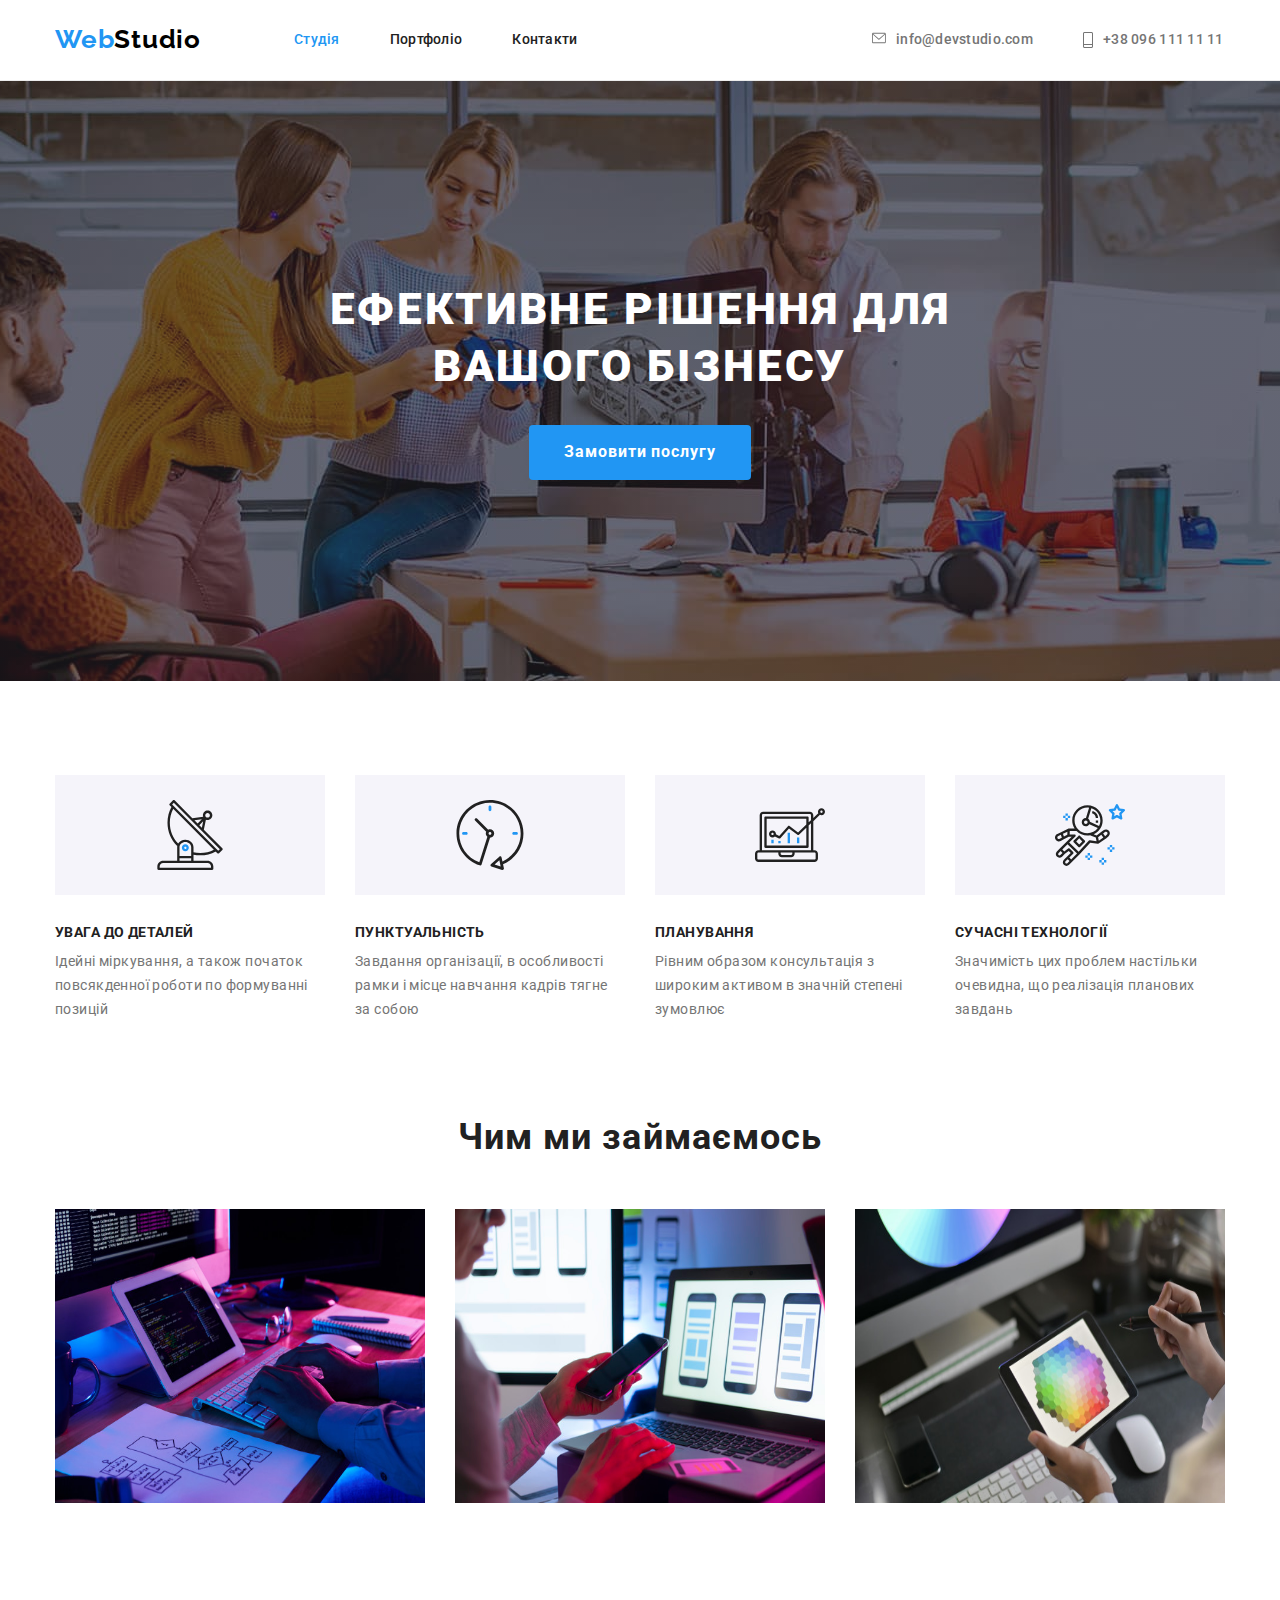
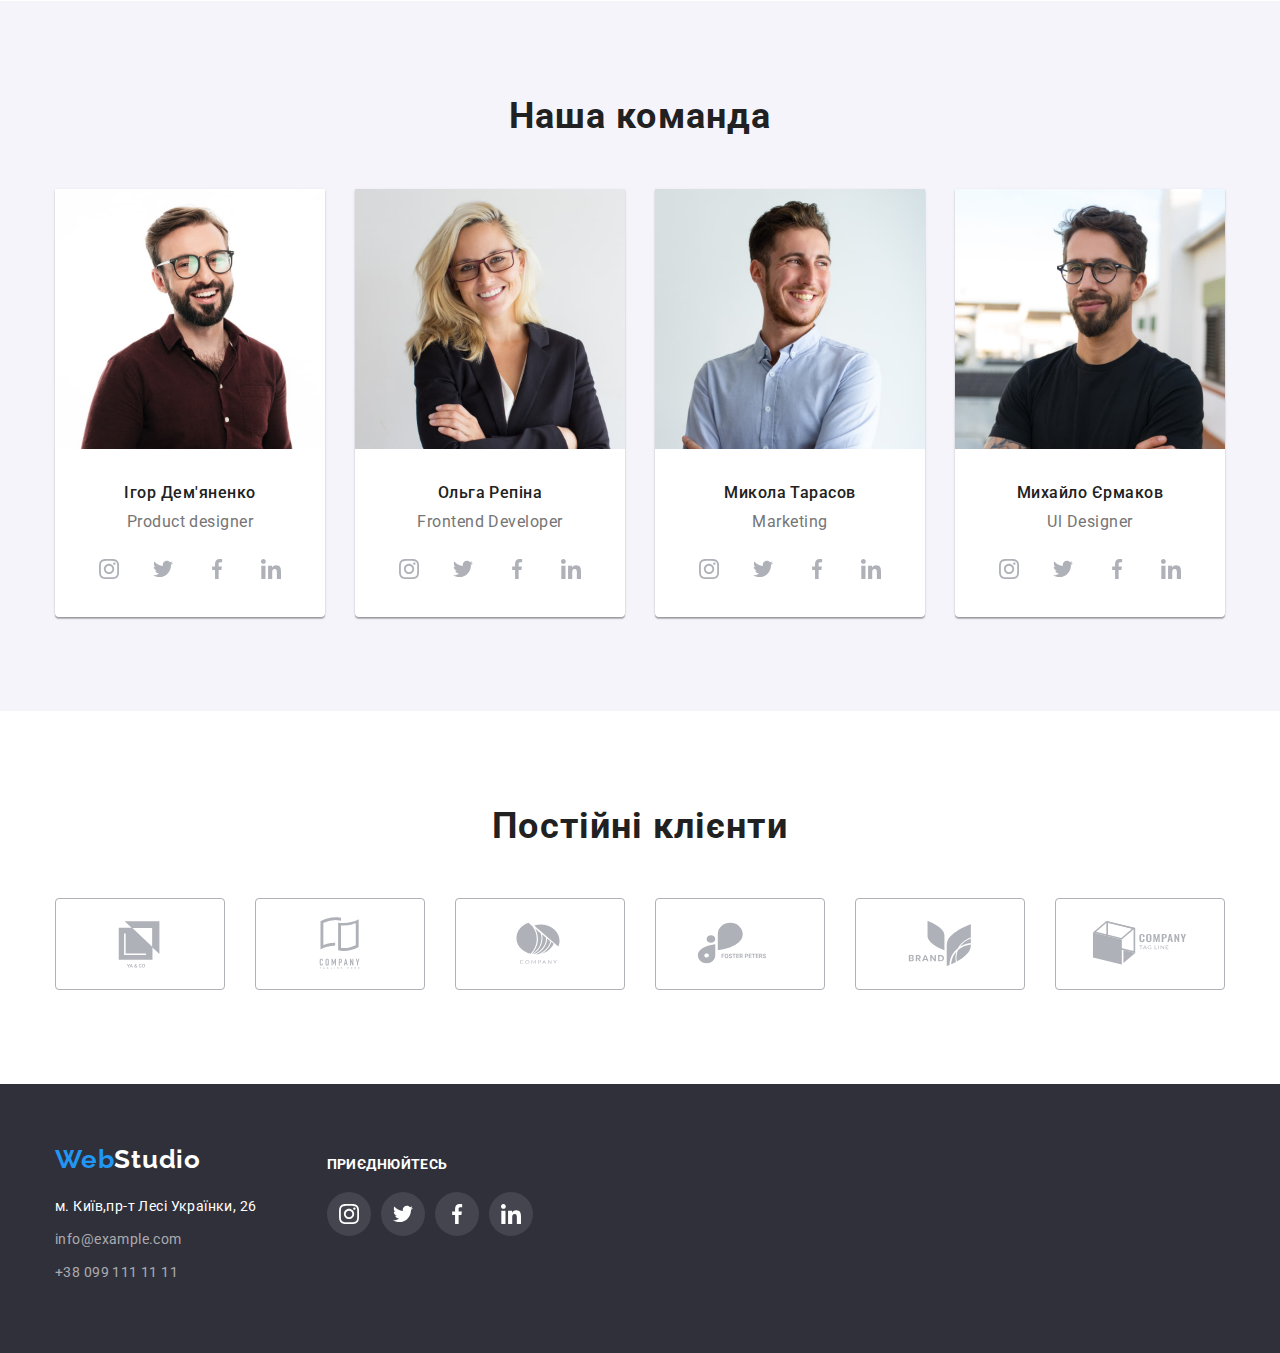
<file: index.html>
<!DOCTYPE html>
<html lang="uk">
<head>
  <meta charset="UTF-8">
  <meta http-equiv="X-UA-Compatible" content="IE=edge">
  <meta name="viewport" content="width=device-width, initial-scale=1.0">
  <title>homework-01</title>
  <link rel="preconnect" href="https://fonts.googleapis.com">
<link rel="preconnect" href="https://fonts.gstatic.com" crossorigin>
<link href="https://fonts.googleapis.com/css2?family=Raleway:wght@700&family=Roboto:wght@400;500;700;900&display=swap" rel="stylesheet">
<link rel="stylesheet" href="https://cdnjs.cloudflare.com/ajax/libs/modern-normalize/1.1.0/modern-normalize.css" integrity="sha512-Y0MM+V6ymRKN2zStTqzQ227DWhhp4Mzdo6gnlRnuaNCbc+YN/ZH0sBCLTM4M0oSy9c9VKiCvd4Jk44aCLrNS5Q==" crossorigin="anonymous" referrerpolicy="no-referrer" />  
<link rel="stylesheet" href="./css/styles.css">
</head>
<body>
  <!--header section-->
  <header class="header">
    <div class="container header-container"> 
      <nav class="header-nav">
        <a href="index.html" lang="en" class="logo"><span class="logo-span">Web</span>Studio</a>
      <ul class="site-list">
        <li class="nav-list"><a href="./index.html#" class="site-nav current">Студія</a></li>
        <li class="nav-list"><a href="./portfolio.html" class="site-nav">Портфоліо</a></li>
        <li class="nav-list"><a href="#" class="site-nav">Контакти</a></li>
        </ul>
        </nav>
        <ul class="auth-list">
          <li class="nav-list"><a href="mailto:info@devstudio.com" class="phone mail">
            <svg class="nav-icon">
              <use href="./images/symbol-defs.svg#icon-mail">
              </use>
            </svg> 
            info@devstudio.com</a></li>
          <li class="nav-list"><a href="tel:+380961111111" class="phone number">
            <svg class="nav-icon-phone">
              <use href="./images/symbol-defs.svg#icon-phone">
              </use>
            </svg> 
            +38 096 111 11 11</a></li>
          </ul>
    </div>
  </header>
  <!--main section-->
  <main>
    <!--section01-->
    <section class="hero-section section">
      <div class="container">
        <h1 class="hero-title">Ефективне рішення для вашого бізнесу</h1>
      <button type="button" class="title-button">Замовити послугу</button>
      </div>
    </section>
    <!--section02-->
    <section class="section vissually-section">
     <div class="container">
      <h2 class="visually-hidden"></h2>
      <ul class="feature-list">
        <li class="feature-item">
          <div class="thumb">
            <svg class="feature-icon">
              <use href="./images/symbol-defs.svg#icon-antenna-1">
              </use>
            </svg> 
          </div>
          <h3 class="title-list">Увага до деталей</h3>
            <p class="item-list">Ідейні міркування, а також початок повсякденної роботи по формуванні позицій</p>
        </li>
        <li class="feature-item">
          <div class="thumb">
            <svg class="feature-icon">
              <use href="./images/symbol-defs.svg#icon-clock-2">
              </use>
            </svg> 
          </div>
          <h3 class="title-list">Пунктуальність</h3>
            <p class="item-list">Завдання організації, в особливості рамки і місце навчання кадрів тягне за собою</p>
        </li>
        <li class="feature-item">
          <div class="thumb">
            <svg class="feature-icon">
              <use href="./images/symbol-defs.svg#icon-diagram-3">
              </use>
            </svg> 
          </div>
          <h3 class="title-list">Планування</h3>
            <p class="item-list">Рівним образом консультація з широким активом в значній степені зумовлює </p>
        </li>
        <li class="feature-item">
          <div class="thumb">
            <svg class="feature-icon">
              <use href="./images/symbol-defs.svg#icon-astronaut-4">
              </use>
            </svg> 
          </div>
          <h3 class="title-list"> Сучасні технології</h3>
            <p class="item-list">Значимість цих проблем настільки очевидна, що реалізація планових завдань</p>
        </li>
      </ul>
     </div>
    </section>
    <!--section03-->
<section class="section work-section">
  <div class="container">
    <h2 class="title-section">Чим ми займаємось</h2>
  <ul class="img-list">
  <li class="photo-list"><img src="images/1.jpeg" alt="бокс1" width="370"
    height="294"></li>
  <li class="photo-list"><img src="images/2.jpeg" alt="бокс2" width="370"
    height="294"></li>
  <li class="photo-list"><img src="images/3.jpeg" alt="бокс3" width="370"
    height="294"></li>
  </ul>
  </div>
</section>
<!--section04-->
<section class="section aside-container">
  <div class="container">
    <h2 class="title-section">Наша команда</h2>
    <ul class="aside">
      <li class="box-aside">
        <img src="images/igor.jpg" alt="фото1" width="270"
        height="260">
         <div class="lead-list">
            <h3 class="lead-aside">Ігор Дем'яненко</h3>
            <p lang="en" class="link-aside">Product designer</p>
            <ul class="aside-icon-list">
              <li class="social-item"><a href="#" class="social-link">
                <svg class="aside-icon">
                <use href="./images/symbol-defs.svg#icon-instagram">
                </use>
              </svg>
              </a>
              </li>
              <li class="social-item">
              <a href="#" class="social-link">
              <svg class="aside-icon">
               <use href="./images/symbol-defs.svg#icon-twitter">
               </use>
             </svg >
             </a>
             </li>
             <li class="social-item">
             <a href="#" class="social-link">
             <svg class="aside-icon">
               <use href="./images/symbol-defs.svg#icon-facebook">
               </use>
             </svg>
             </a>
             </li>
             <li class="social-item">
             <a href="#" class="social-link">
             <svg class="aside-icon">
               <use href="./images/symbol-defs.svg#icon-linkedin">
               </use>
             </svg>
             </a>
             </li>
             </ul>
            </div>
      </li>
      <li class="box-aside">
        <img src="images/olga.jpg" alt="фото2" width="270"
        height="260">
        <div class="lead-list">
        <h3 class="lead-aside">Ольга Репіна</h3>
            <p lang="en" class="link-aside">Frontend Developer</p>
            <ul class="aside-icon-list">
              <li class="social-item"><a href="#" class="social-link">
                <svg class="aside-icon">
                <use href="./images/symbol-defs.svg#icon-instagram">
                </use>
              </svg>
              </a>
              </li>
              <li class="social-item">
              <a href="#" class="social-link">
              <svg class="aside-icon">
               <use href="./images/symbol-defs.svg#icon-twitter">
               </use>
             </svg >
             </a>
             </li>
             <li class="social-item">
             <a href="#" class="social-link">
             <svg class="aside-icon">
               <use href="./images/symbol-defs.svg#icon-facebook">
               </use>
             </svg>
             </a>
             </li>
             <li class="social-item">
             <a href="#" class="social-link">
             <svg class="aside-icon">
               <use href="./images/symbol-defs.svg#icon-linkedin">
               </use>
             </svg>
             </a>
             </li>
             </ul>
            </div>
      </li>
      <li class="box-aside">
        <img src="images/kolya.jpg" alt="фото3" width="270"
        height="260">
        <div class="lead-list">
          <h3 class="lead-aside">Микола Тарасов</h3>
            <p lang="en" class="link-aside">Marketing</p>
            <ul class="aside-icon-list">
              <li class="social-item"><a href="#" class="social-link">
                <svg class="aside-icon">
                <use href="./images/symbol-defs.svg#icon-instagram">
                </use>
              </svg>
              </a>
              </li>
              <li class="social-item">
              <a href="#" class="social-link">
              <svg class="aside-icon">
               <use href="./images/symbol-defs.svg#icon-twitter">
               </use>
             </svg >
             </a>
             </li>
             <li class="social-item">
             <a href="#" class="social-link">
             <svg class="aside-icon">
               <use href="./images/symbol-defs.svg#icon-facebook">
               </use>
             </svg>
             </a>
             </li>
             <li class="social-item">
             <a href="#" class="social-link">
             <svg class="aside-icon">
               <use href="./images/symbol-defs.svg#icon-linkedin">
               </use>
             </svg>
             </a>
             </li>
             </ul>
            </div>
      </li>
      <li class="box-aside">
        <img src="images/misha.jpg" alt="фото4" width="270"
        height="260">
        <div class="lead-list">
        <h3 class="lead-aside">Михайло Єрмаков</h3>
            <p lang="en"class="link-aside">Ul Designer</p>
            <ul class="aside-icon-list">
              <li class="social-item"><a href="#" class="social-link">
                <svg class="aside-icon">
                <use href="./images/symbol-defs.svg#icon-instagram">
                </use>
              </svg>
              </a>
              </li>
              <li class="social-item">
              <a href="#" class="social-link">
              <svg class="aside-icon">
               <use href="./images/symbol-defs.svg#icon-twitter">
               </use>
             </svg >
             </a>
             </li>
             <li class="social-item">
             <a href="#" class="social-link">
             <svg class="aside-icon">
               <use href="./images/symbol-defs.svg#icon-facebook">
               </use>
             </svg>
             </a>
             </li>
             <li class="social-item">
             <a href="#" class="social-link">
             <svg class="aside-icon">
               <use href="./images/symbol-defs.svg#icon-linkedin">
               </use>
             </svg>
             </a>
             </li>
             </ul>
         </div>   
      </li>
    </ul>
  </div>
 </section>
 <!--section05-->
 <section class="section vissually-section">
   <div class="container">
     <h2 class="title-section">Постійні клієнти</h2>
     <ul class="client-list">
       <li class="client-item">
         <a href="#" class="client-link"><svg class="client-icon">
        <use href="./images/symbol-defs.svg#icon-icon1">
        </use>
      </svg></a></li>
       <li class="client-item">
         <a href="#" class="client-link"><svg class="client-icon">
        <use href="./images/symbol-defs.svg#icon-icon2">
        </use>
      </svg></a></li>
       <li class="client-item">
         <a href="#" class="client-link"><svg class="client-icon">
        <use href="./images/symbol-defs.svg#icon-icon3">
        </use>
      </svg></a></li>
       <li class="client-item">
         <a href="#" class="client-link"><svg class="client-icon">
        <use href="./images/symbol-defs.svg#icon-icon4">
        </use>
      </svg></a></li>
       <li class="client-item">
         <a href="#" class="client-link"><svg class="client-icon">
        <use href="./images/symbol-defs.svg#icon-icon5">
        </use>
      </svg></a></li>
       <li class="client-item">
         <a href="#" class="client-link"><svg class="client-icon">
        <use href="./images/symbol-defs.svg#icon-icon6">
        </use>
      </svg></a></li>
     </ul>
   </div>
 </section>
  </main>
  <!--footer section-->
  <footer class="footer-section">
   <div class="container footer-container">
     <div class="foot-contain">
     <a href="index.html" lang="en" class="logo-footer"><span class="logo-span">Web</span>Studio</a>
    <adress class="footer-adress">
    <ul class="footer-list">
       <li class="footer-item"><a href="https://goo.gl/maps/L24PSHUm1hfuqWYX8" class="adress">м. Київ,пр-т Лесі Українки, 26</a></li>
       <li class="footer-item"><a href="mailto:info@example.com" class="mobile">info@example.com</a></li>
       <li class="footer-item"><a href="tel:+380991111111" class="mobile">+38 099 111 11 11</a></li>
    </ul>
    </adress>
  </div>
    <div class="footer-social">
      <h3 class="foot-social-title">Приєднюйтесь</h3>
      <ul class="foot-social-list">
        <li class="foot-social-item"><a href="#" class="foot-social-link">
          <svg class="foot-social-icon">
          <use href="./images/symbol-defs.svg#icon-instagram">
          </use>
        </svg></a></li>
        <li class="foot-social-item"><a href="#" class="foot-social-link">
          <svg class="foot-social-icon">
          <use href="./images/symbol-defs.svg#icon-twitter">
          </use>
        </svg></a></li>
        <li class="foot-social-item"><a href="#" class="foot-social-link">
          <svg class="foot-social-icon">
          <use href="./images/symbol-defs.svg#icon-facebook">
          </use>
        </svg></a></li>
        <li class="foot-social-item"><a href="#" class="foot-social-link">
          <svg class="foot-social-icon">
          <use href="./images/symbol-defs.svg#icon-linkedin">
          </use>
        </svg></a></li>
      </ul>
    </div>

   </div>
  </footer>
</body>
</html>
</file>
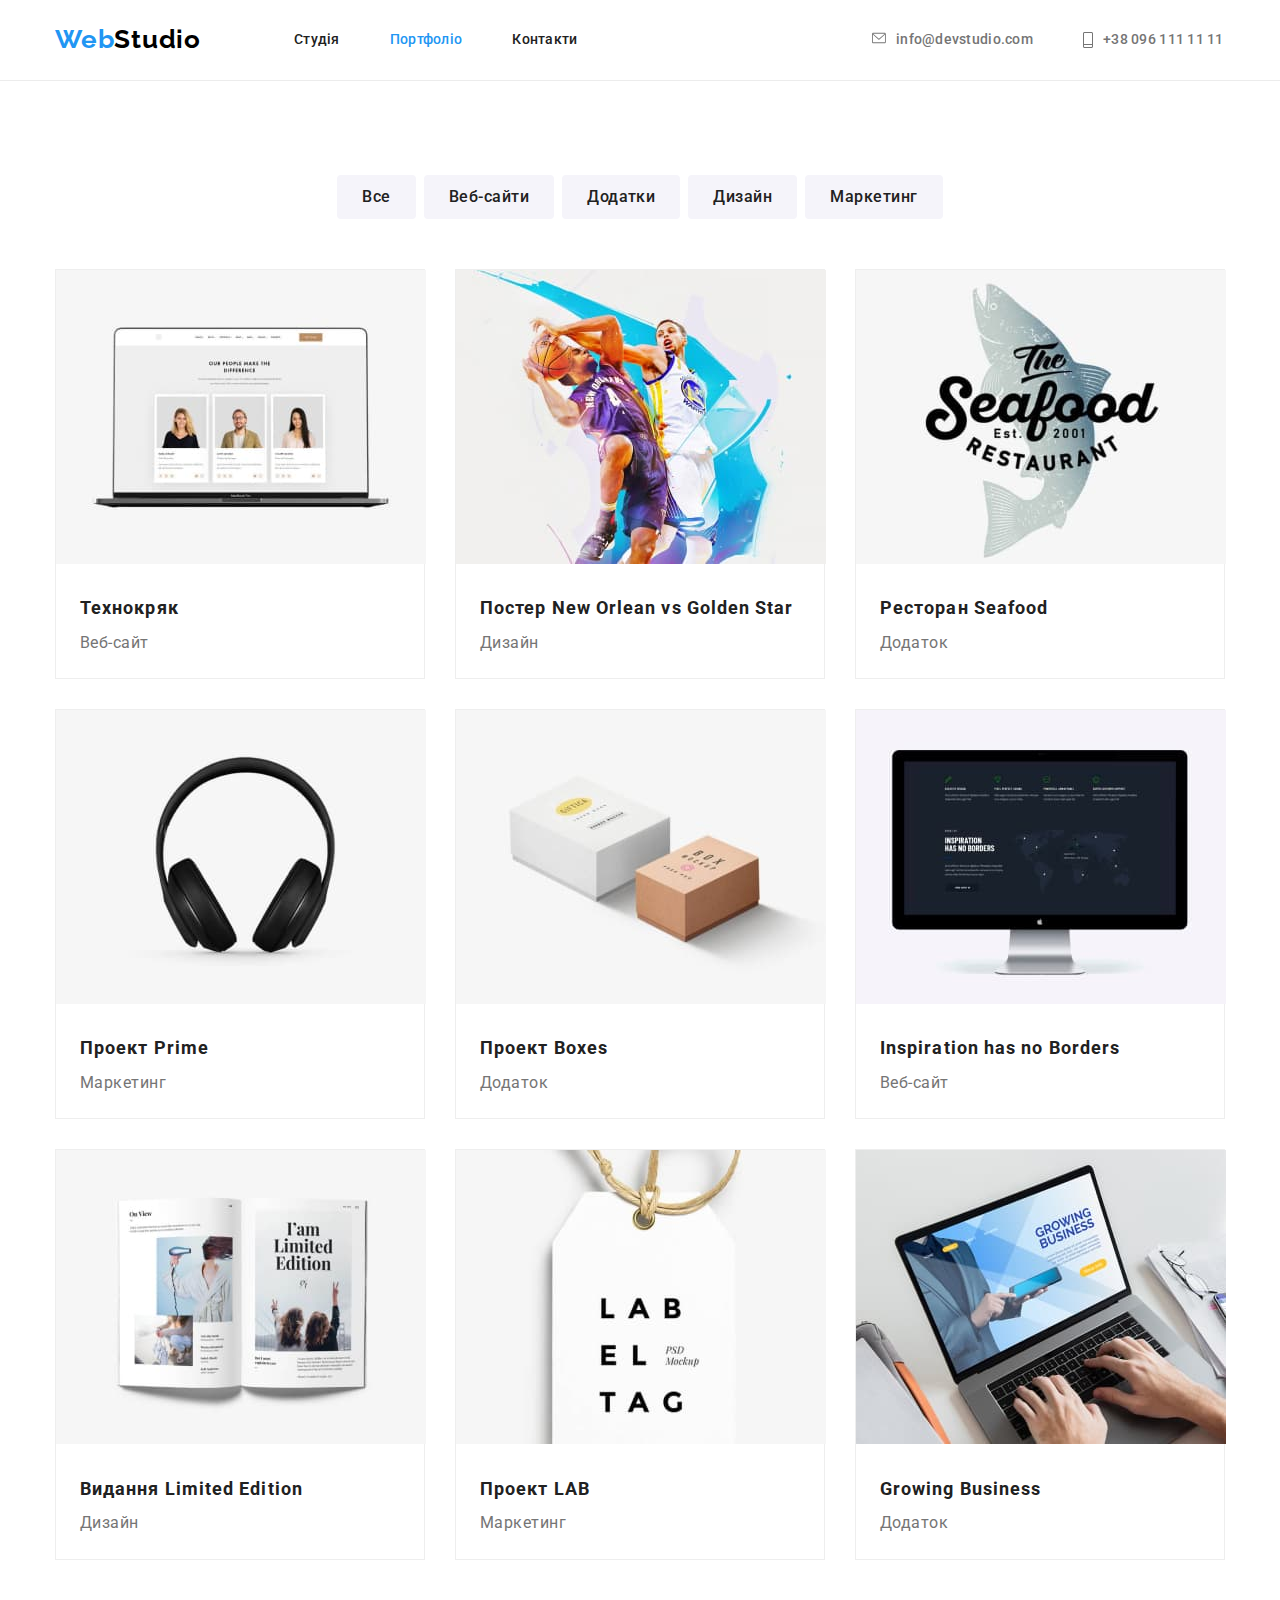
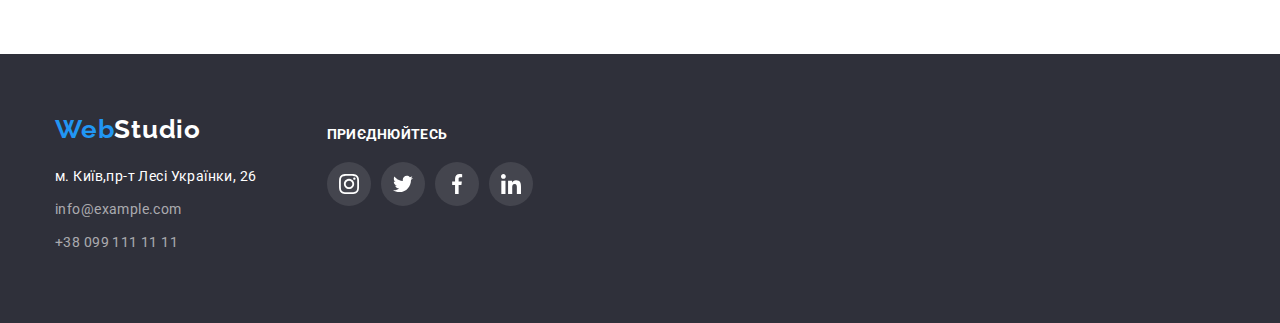
<file: portfolio.html>
<!DOCTYPE html>
<html lang="uk">
<head>
  <meta charset="UTF-8">
  <meta http-equiv="X-UA-Compatible" content="IE=edge">
  <meta name="viewport" content="width=device-width, initial-scale=1.0">
  <title>портфоліо</title>
  <link rel="preconnect" href="https://fonts.googleapis.com">
<link rel="preconnect" href="https://fonts.gstatic.com" crossorigin>
<link href="https://fonts.googleapis.com/css2?family=Raleway:wght@700&family=Roboto:wght@400;500;700;900&display=swap" rel="stylesheet">
<link rel="stylesheet" href="https://cdnjs.cloudflare.com/ajax/libs/modern-normalize/1.1.0/modern-normalize.css" integrity="sha512-Y0MM+V6ymRKN2zStTqzQ227DWhhp4Mzdo6gnlRnuaNCbc+YN/ZH0sBCLTM4M0oSy9c9VKiCvd4Jk44aCLrNS5Q==" crossorigin="anonymous" referrerpolicy="no-referrer" />  
<link rel="stylesheet" href="./css/styles.css">
</head>
<body>
  <header class="header">
    <div class="container header-container"> 
      <nav class="header-nav">
        <a href="portfolio.html" lang="en" class="logo"><span class="logo-span">Web</span>Studio</a>
      <ul class="site-list">
        <li class="nav-list"><a href="./index.html#" class="site-nav">Студія</a></li>
        <li class="nav-list"><a href="./portfolio.html" class="site-nav current">Портфоліо</a></li>
        <li class="nav-list"><a href="#" class="site-nav">Контакти</a></li>
        </ul>
        </nav>
        
        <ul class="auth-list">
          <li class="nav-list"><a href="mailto:info@devstudio.com" class="phone mail">
            <svg class="nav-icon">
              <use href="./images/symbol-defs.svg#icon-mail">
              </use>
            </svg> 
            info@devstudio.com</a></li>
          <li class="nav-list"><a href="tel:+380961111111" class="phone number">
            <svg class="nav-icon-phone">
              <use href="./images/symbol-defs.svg#icon-phone">
              </use>
            </svg> 
            +38 096 111 11 11</a></li>
          </ul>
    </div>
  </header>
  <main>
    <section class="portfolio-main">
      <div class="container">
        <h1 class="visually-hidden"></h1>
   <ul class="portfolio-btn">
     <li class="btn-item"><button type="button" class="btn">Все</button></li>
     <li class="btn-item"><button type="button" class="btn">Веб-сайти</button></li>
     <li class="btn-item"><button type="button" class="btn">Додатки</button></li>
     <li class="btn-item"><button type="button" class="btn">Дизайн</button></li>
     <li class="btn-item"><button type="button" class="btn">Маркетинг</button></li>
     </ul>
     <ul class="portfolio-container">
     <li class="portfolio-list">
       <a href="#" class="portfolio-link">
       <img src="images/portfolio1.jpg" alt="веб-сайт">
         <div class="prtf-container">
          <h2 class="prtf-lead-list">Технокряк</h2>
          <p class="prtf-list">Веб-сайт</p>
         </div>
        </a>
     </li>
     <li class="portfolio-list">
      <a href="#" class="portfolio-link">
       <img src="images/portfolio2.jpg" alt="дизайн">
         <div class="prtf-container">
          <h2 class="prtf-lead-list">Постер New Orlean vs Golden Star</h2>
          <p class="prtf-list">Дизайн</p>
         </div>
         </a>
     </li>
     <li class="portfolio-list">
      <a href="#" class="portfolio-link">
       <img src="images/portfolio3.jpg" alt="Додаток">
         <div class="prtf-container">
          <h2 class="prtf-lead-list">Ресторан Seafood</h2>
          <p class="prtf-list">Додаток</p>
         </div>
         </a>
     </li>
     <li class="portfolio-list">
      <a href="#" class="portfolio-link">
       <img src="images/portfolio4.jpg" alt="Маркетинг">
         <div class="prtf-container">
          <h2 class="prtf-lead-list">Проект Prime </h2>
           <p class="prtf-list">Маркетинг</p>
         </div>
         </a>
     </li>
     <li class="portfolio-list">
      <a href="#" class="portfolio-link">
       <img src="images/portfolio5.jpg" alt="Проект">
         <div class="prtf-container">
          <h2 class="prtf-lead-list"> Проект Boxes </h2>
          <p class="prtf-list">Додаток</p>
         </div>
         </a>
     </li>
     <li class="portfolio-list">
      <a href="#" class="portfolio-link">
       <img src="images/portfolio6.jpg" alt="Веб-сайт">
         <div class="prtf-container">
          <h2 lang="en" class="prtf-lead-list">Inspiration has no Borders </h2>
          <p class="prtf-list"> Веб-сайт</p>
         </div>
         </a>
     </li>
     <li class="portfolio-list">
      <a href="#" class="portfolio-link">
       <img src="images/portfolio7.jpg" alt="дизайн книги">
         <div class="prtf-container">
          <h2 class="prtf-lead-list">Видання Limited Edition</h2>
          <p class="prtf-list">Дизайн</p>
         </div>
         </a>
     </li>
     <li class="portfolio-list">
      <a href="#" class="portfolio-link">
       <img src="images/portfolio8.jpg" alt="проект">
         <div class="prtf-container">
          <h2 class="prtf-lead-list">Проект LAB </h2>
          <p class="prtf-list">Маркетинг</p>
         </div>
         </a>
     </li>
     <li class="portfolio-list">
      <a href="#" class="portfolio-link">
       <img src="images/portfolio9.jpg" alt="додаток">
         <div class="prtf-container">
          <h2 class="prtf-lead-list" lang="en">Growing Business</h2>
          <p class="prtf-list">Додаток</p>
         </div>
         </a>
     </li>
   </ul>
      </div>
  </section>
  </main>
  <footer class="footer-section">
    <div class="container footer-container">
      <div class="foot-contain">
      <a href="index.html" lang="en" class="logo-footer"><span class="logo-span">Web</span>Studio</a>
     <adress class="footer-adress">
     <ul class="footer-list">
        <li class="footer-item"><a href="https://goo.gl/maps/L24PSHUm1hfuqWYX8" class="adress">м. Київ,пр-т Лесі Українки, 26</a></li>
        <li class="footer-item"><a href="mailto:info@example.com" class="mobile">info@example.com</a></li>
        <li class="footer-item"><a href="tel:+380991111111" class="mobile">+38 099 111 11 11</a></li>
     </ul>
     </adress>
   </div>
     <div class="footer-social">
       <h3 class="foot-social-title">Приєднюйтесь</h3>
       <ul class="foot-social-list">
         <li class="foot-social-item"><a href="#" class="foot-social-link">
           <svg class="foot-social-icon">
           <use href="./images/symbol-defs.svg#icon-instagram">
           </use>
         </svg></a></li>
         <li class="foot-social-item"><a href="#" class="foot-social-link">
           <svg class="foot-social-icon">
           <use href="./images/symbol-defs.svg#icon-twitter">
           </use>
         </svg></a></li>
         <li class="foot-social-item"><a href="#" class="foot-social-link">
           <svg class="foot-social-icon">
           <use href="./images/symbol-defs.svg#icon-facebook">
           </use>
         </svg></a></li>
         <li class="foot-social-item"><a href="#" class="foot-social-link">
           <svg class="foot-social-icon">
           <use href="./images/symbol-defs.svg#icon-linkedin">
           </use>
         </svg></a></li>
       </ul>
     </div>
 
    </div>
   </footer>
</body>
</html>
</file>
<file: css/styles.css>
:root {
  --main-font: 'Roboto';
  --logo-font: 'Raleway';
  --text-color: #212121;
  --accent-color: #ffffff;
  --logo-span-color: #2196f3;
  --p-color: #757575;
}
body{ margin: 0;
  background-color: white;
  color:#212121 ;
  font-family: 'Roboto' , sans-serif ;
  font-style: normal;
  font-weight: 400; }
ul { list-style: none;
margin: 0;
padding: 0;
}
p,span,h1,h2,h3,h4,h5,h6 {
  margin: 0;
  padding: 0 ;
}
:active, :hover, :focus {
  outline: 0;
  outline-offset: 0;
}

.logo-span { color:var(--logo-span-color) }
.logo { flex-shrink: 0;
  
  font-family: 'Raleway';
  font-weight: 700;
  font-size: 26px;
  line-height: 31px;
  color:black;
  text-decoration: none;
  letter-spacing: 0.03em;
  display: inline-block;
}
.site-list {
  display: flex;
  margin-left: 93px;
}
.auth-list { 
  display: flex;
  margin-left: auto; 
}
.nav-list {
  flex-shrink: 1;
}
.nav-list:not(:last-child) {
  margin-right: 50px
}
.navigation { 
  color: var(--text-color);
  font-weight: 500;
  font-size: 14px;
  line-height: 16px;
  letter-spacing: 0.02em;
    }
.site-nav { 

  color: var(--text-color);
  font-weight: 500;
  text-decoration: none;
  font-size: 14px;
  line-height: 1.1;
  letter-spacing: 0.02em;
  }
.site-nav.current { color: #2196F3; }
.site-nav:hover {
  color: var(--logo-span-color)
}
.site-nav:focus {
  color: var(--logo-span-color)
}

.site-nav {
display: inline-block;
padding-top: 32px;
padding-bottom: 32px; }
.phone { 
  font-weight: 500;
  font-size: 14px;
  line-height: 1.1;
  letter-spacing: 0.02em;
  color: var(--p-color);
  text-decoration: none;
  display: inline-block;
  padding-top: 32px;
  padding-bottom: 32px; }
.number {
  width: 142px;
  display: flex;
}
.mail {
  width: 161px;
  display: flex;
}
.phone:hover {
  color:var(--logo-span-color)
}
.phone:hover .nav-icon {
  fill:var(--logo-span-color)
}
.phone:hover .nav-icon-phone {
  fill:var(--logo-span-color)
}
.phone:focus {
  color: var(--logo-span-color)
}
.phone:focus .nav-icon {
  fill:var(--logo-span-color)
}
.phone:focus .nav-icon-phone {
  fill:var(--logo-span-color)
}
.header-container {
  display: flex;
  align-items: center;
  
}
.header {
  border-bottom: 1px solid #ECECEC;
}
.header-nav {
  display: flex ;
  align-items: center ;
}
.hero-title {
  font-weight: 900;
  font-size: 44px;
  line-height: 1.3;
  color: var(--accent-color) ;
  text-transform: uppercase;
  letter-spacing: 0.06em;
  margin: 0 ;
  padding: 0;
  margin-left: auto;
  margin-right: auto;
  margin-bottom: 30px ;
  max-width: 700px;
}
.hero-section {
 padding: 200px 0 280px ;
 background-image: linear-gradient(
   to right, 
   rgba(47, 48, 58, 0.4),
   rgba(47, 48, 58, 0.4)
 ) ,
  url('../images/background-image.jpg');
 max-height: 600px;
 background-repeat: no-repeat ;
 background-size: cover ;
 background-position: center ;
 text-align: center;
}
.title-button {
  font-family: 'Roboto';
  background-color: #2196F3;
  color: var(--accent-color) ;
  font-weight: 700;
  font-size: 16px;
  line-height: 1.8;
  cursor: pointer ;
  letter-spacing: 0.06em;
  padding: 10px 32px;
  min-width: 200px;
  border-radius: 4px;
  border: solid transparent;
  margin-left: auto;
  margin-bottom: auto;
}
.title-button:hover {
  background-color: #2196F399;
}
.title-button:focus {
  background-color: #2196F399;
  outline: none;
}
.title-list {
  margin-bottom: 10px;
  font-weight: 700;
  font-size: 14px;
  line-height: 1.1;
  letter-spacing: 0.03em;
  text-transform: uppercase;
  color:var(--text-color) ;
  }
.title-section {
  font-weight: 700;
  font-size: 36px;
  line-height: 1.2;
  text-align: center;
  letter-spacing: 0.03em;
  color: var(--text-color);
  margin-bottom:50px;
  }
  .visually-hidden { 
    position: absolute; 
    width: 1px; 
    height: 1px; 
    margin: -1px; 
    border: 0; 
    padding: 0; 
    white-space: nowrap; 
    clip-path: inset(100%); 
    clip: rect(0 0 0 0); 
    overflow: hidden; 
  } 
.feature-list {
    display: flex ;
}
.feature-item {
    display: flex;
    flex-direction: column;
    width: 270px;
  }
  .feature-item:not(:last-child) {
    margin-right: 30px ;
  }
  .thumb {
    background-color: #F5F4FA;
    height: 120px;
    margin-bottom: 30px;
    display: flex;
    align-items: center;
    justify-content: center ;
  }
  .img-list {
    display: flex;
  }
  .photo-list:not(:last-child) {
    margin-right: 30px;
  }
.item-list {
  font-size: 14px;
  line-height: 1.7;
  letter-spacing: 0.03em;
  color: var(--p-color) ;
}
.aside { display: flex;
  flex-wrap: wrap ;
}
.box-aside:not(:last-child){
  margin-right: 30px;
}
.vissually-section {
  padding-top: 94px;
  padding-bottom: 94px;
}
.work-section {
  padding-bottom: 94px;
}
.aside-container {
  background-color: #F5F4FA;
  background-size: 100%;
  padding: 94px 0px ;
}
.lead-aside {
  font-weight: 500;
  font-size: 16px;
  line-height: 1.2;
  text-align: center;
  letter-spacing: 0.03em;
  color: var(--text-color);
  padding-bottom: 10px;
}
.link-aside {
  font-weight: 400;
  font-size: 16px;
  line-height: 1.2;
  text-align: center;
  letter-spacing: 0.03em;
  color: var(--p-color);
  margin-bottom: 16px;
}
.box-aside { display: inline-block ;
  background-color: var(--accent-color);
  width: 270px;
  height: 428px;
  box-shadow: 0px 1px 3px rgba(0, 0, 0, 0.12), 0px 1px 1px rgba(0, 0, 0, 0.14), 0px 2px 1px rgba(0, 0, 0, 0.2);
  border-radius: 0px 0px 4px 4px;
}
.lead-list {
  padding-top: 30px;
  padding-bottom: 30px;
}
.footer-section {
  background-color: #2F303A;
}
.footer-item {
  display: block;
  margin-bottom: 9px;
}
.adress {
  font-size: 14px;
  line-height: 1.7;
  letter-spacing: 0.03em;
  color:var(--accent-color) ; 
  text-decoration: none;
}
.adress:hover , .adress:focus{ color:#2196F3}
.mobile {
  font-size: 14px;
  line-height: 1.7;
  letter-spacing: 0.03em;
  color:rgba(255, 255, 255, 0.6);
  text-decoration: none;
}
  
.mobile:hover { color:#FFFFFF}
.mobile:focus { color:#2196F3}
.portfolio-main {
  padding-top: 94px
}
.logo-footer { font-family: 'Raleway';
  font-weight: 700;
  font-size: 26px;
  line-height: 1.2;
  color:var(--accent-color);
  text-decoration: none;
  letter-spacing: 0.03em;
  list-style-type: none;
  display: block;
  margin-bottom: 20px;
  }
  .portfolio-btn {
    display: flex ;
    justify-content: center ;
    margin-bottom: 50px;
  }
.btn {
  font-family:'roboto';
  font-weight: 500;
  font-size: 16px;
  line-height: 1.6;
  text-align: center;
  letter-spacing: 0.03em;
  color:var(--text-color);
  background-color: #F5F4FA;
  padding: 6px 22px;
  min-width: 73px ;
  border-radius: 4px;
  border: solid transparent ;
}
.btn-item:not(:last-child){
  margin-right: 8px;
}
.btn:hover {
  background-color: #2196F3;
  color:#F5F4FA;
  cursor:pointer ;
  box-shadow: 0px 3px 1px rgba(0, 0, 0, 0.1), 0px 1px 2px rgba(0, 0, 0, 0.08), 0px 2px 2px rgba(0, 0, 0, 0.12);
}
.btn:focus {
  background-color: #2196F3;
  color:#F5F4FA;
  cursor:pointer ;
  outline: none ;
  box-shadow: 0px 3px 1px rgba(0, 0, 0, 0.1), 0px 1px 2px rgba(0, 0, 0, 0.08), 0px 2px 2px rgba(0, 0, 0, 0.12);
}
.lead-list {
    font-weight: 700;
    font-size: 14px;
    line-height: 1.1;
    letter-spacing: 0.03em;
    color:var(--text-color);}
.prtf-lead-list {
  font-weight: 700;
  font-size: 18px;
  line-height: 2.2;
  letter-spacing: 0.06em;
  color: var(--text-color);
  width: 322px;
}
.prtf-list {
  font-weight: 400;
  font-size: 16px;
  line-height: 1.9;
  letter-spacing: 0.03em;
  color: var(--p-color);
  width: 322px;
}
.container {
  width: 1200px;
  margin-left: auto;
  margin-right: auto;
  padding-left: 15px;
  padding-right: 15px;
}
.portfolio-container {
display: flex;
flex-wrap: wrap;
margin-bottom: 94px;
}
.portfolio-list {
width: 370px;
margin-right: 30px;
margin-bottom: 30px ;
border: 1px solid #EEEEEE;
box-sizing: border-box;
}
.portfolio-link:focus , .portfolio-link:hover{
  display: block;
  box-shadow: 0px 1px 1px rgba(0, 0, 0, 0.12), 0px 4px 4px rgba(0, 0, 0, 0.06), 1px 4px 6px rgba(0, 0, 0, 0.16);
}
.portfolio-list:nth-child(3n) {
  margin-right: 0px;
}
.portfolio-list:nth-last-child(-n + 3) {
  margin-bottom: 0px;
}
.portfolio-link {
  text-decoration: none;
}
.prtf-container {
  padding: 20px 24px;
}
.nav-icon {
  width: 16px;
height: 12px;
fill:var(--p-color) ;
margin-right: 10px
}
.nav-icon-phone {
  width: 10px;
height: 16px;
fill:var(--p-color) ;
margin-right: 10px
}
.nav-icn:hover {
  fill:var(--logo-span-color)
}
.feature-icon {
  width: 70px;
  height: 70px;
}
.aside-icon {
  height: 20px;
  width: 20px;
  fill: #AFB1B8;
}
.aside-icon-list {
  display: flex;
  justify-content: center;
  width: 206px;
  margin-left: 32px;
  margin-right:32px;
}
.social-link {
  display: flex;
  justify-content: center;
  align-items: center;
  border: none;
  border-radius: 44px;
  width: 44px;
  height: 44px;
}
.social-link:hover {
  background-color: var(--logo-span-color);
}
.social-link:hover .aside-icon {
  fill:var(--accent-color)
}
.social-item:not(:last-child) {
  padding-right: 10px;
}
.social-link:focus {
  background-color: var(--logo-span-color);
  outline: none;
}
.social-link:focus .aside-icon {
  fill:var(--accent-color);
}
.client-icon {
  width: 106px;
  height: 60px;
  fill: #AFB1B8;
}
.client-list {
  display: flex;
  justify-content: center;
}
.client-link {
  width: 170px;
  height: 92px;
  display: flex;
  justify-content: center;
  align-items: center;
  border: 1px solid #AFB1B8;
  box-sizing: border-box;
  border-radius: 4px;
}
.client-link:hover , .client-link:focus {
  border-color:var(--logo-span-color);
  color:#2196F3;
  outline: none;
}
.client-link:hover .client-icon {
  fill:#2196F3
}
.client-link:focus .client-icon {
  fill:#2196F3
}
.client-item {
  width: 170px;
  height: 92px;
}
.client-item:not(:last-child) {
  margin-right: 30px
}

.footer-container {
  display: flex;
}
.foot-social-icon {
  width: 20px;
  height: 20px;
  fill: #ffffff;
}
.foot-social-list {
  display: flex;
}
.foot-social-title {
  font-weight: 700;
  font-size: 14px;
  line-height: 1rem;
  letter-spacing: 0.03em;
  text-transform: uppercase;
  color: var(--accent-color);
  margin-bottom: 20px;
}
.footer-social {
  width: 206px;
  height: 80px;
  margin-top: 72px;
  margin-bottom: 100px;
  margin-left: 70px;
}
.foot-social-item:not(:last-child) {
  padding-right: 10px;
}
.foot-social-link {
  display: flex;
  justify-content: center;
  align-items: center;
  border-radius: 44px;
  width: 44px;
  height: 44px;
  background-color: rgba(255, 255, 255, 0.1)
}
.foot-social-link:hover {
  background-color: var(--logo-span-color)
}
.foot-social-link:focus {
  background-color:var(--logo-span-color);
  outline: none;
}
.foot-contain {
  padding-top:60px;
  padding-bottom: 60px;
}
</file>
